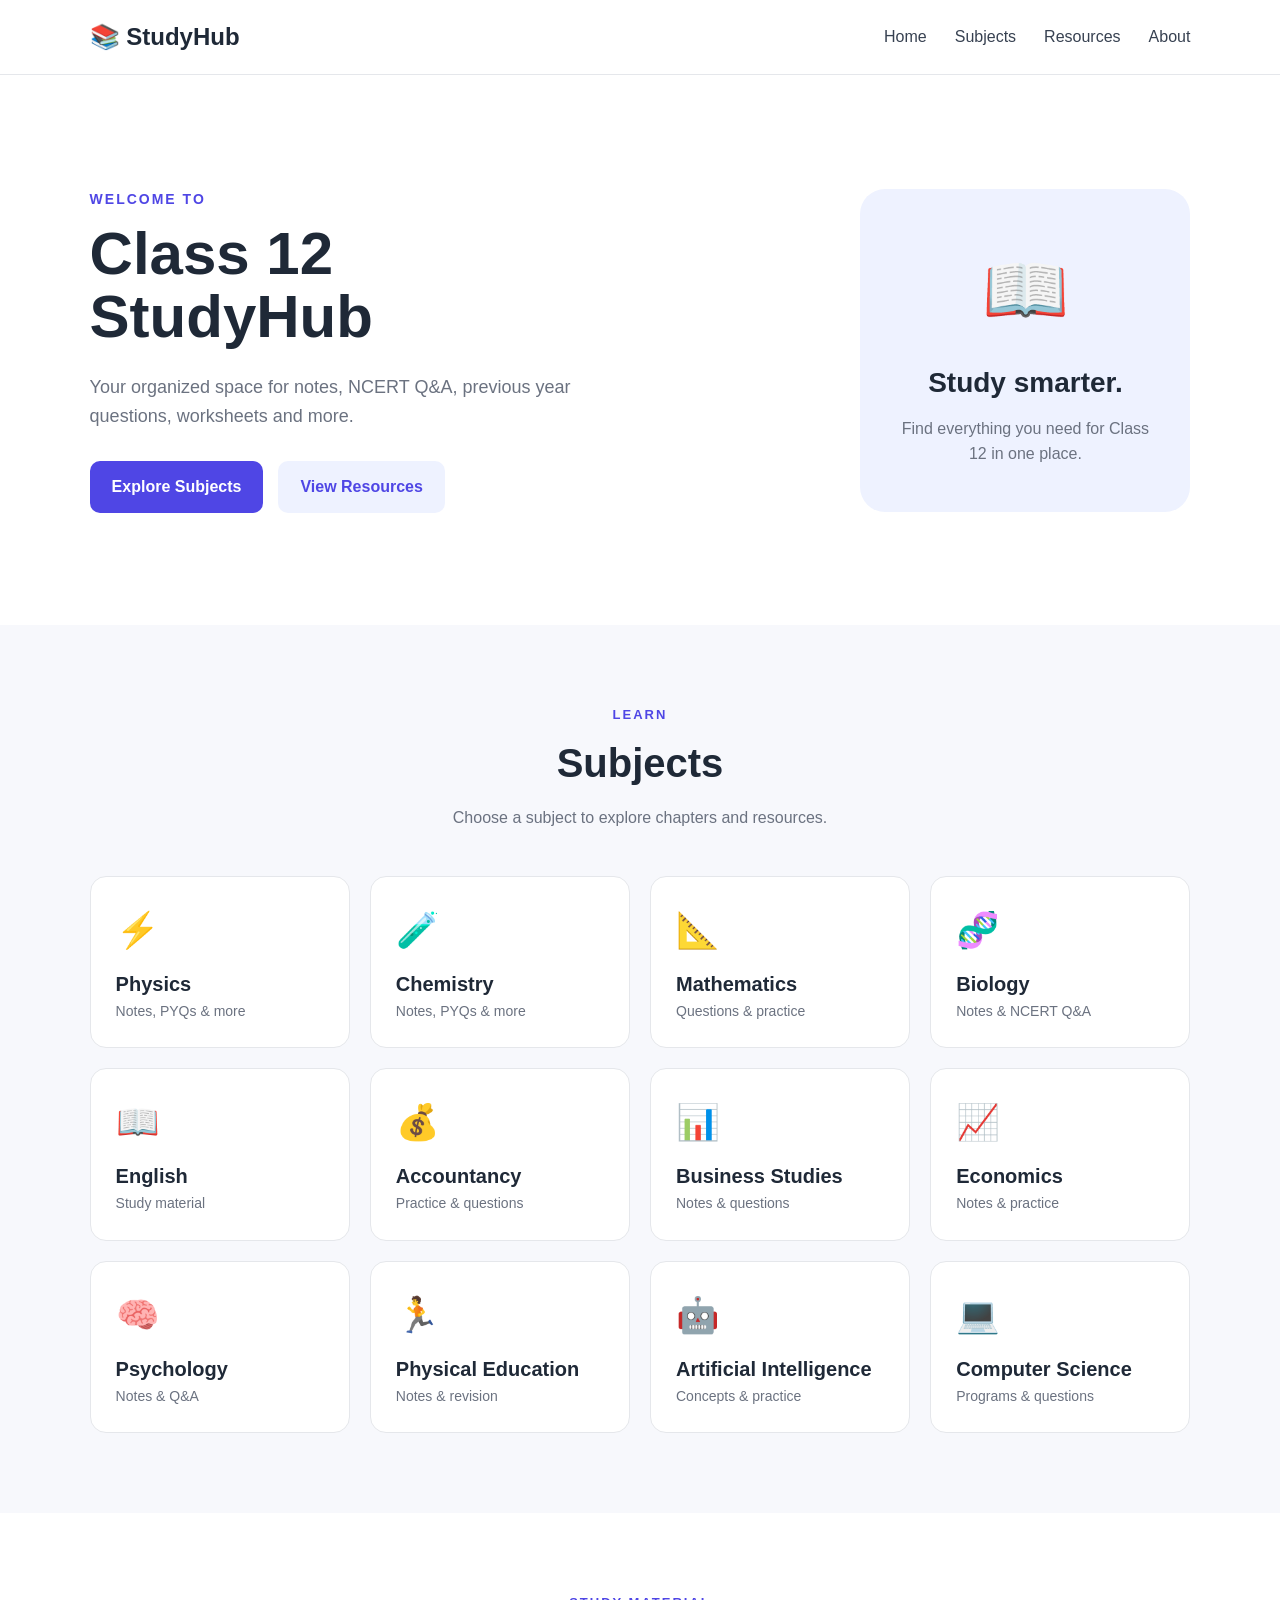
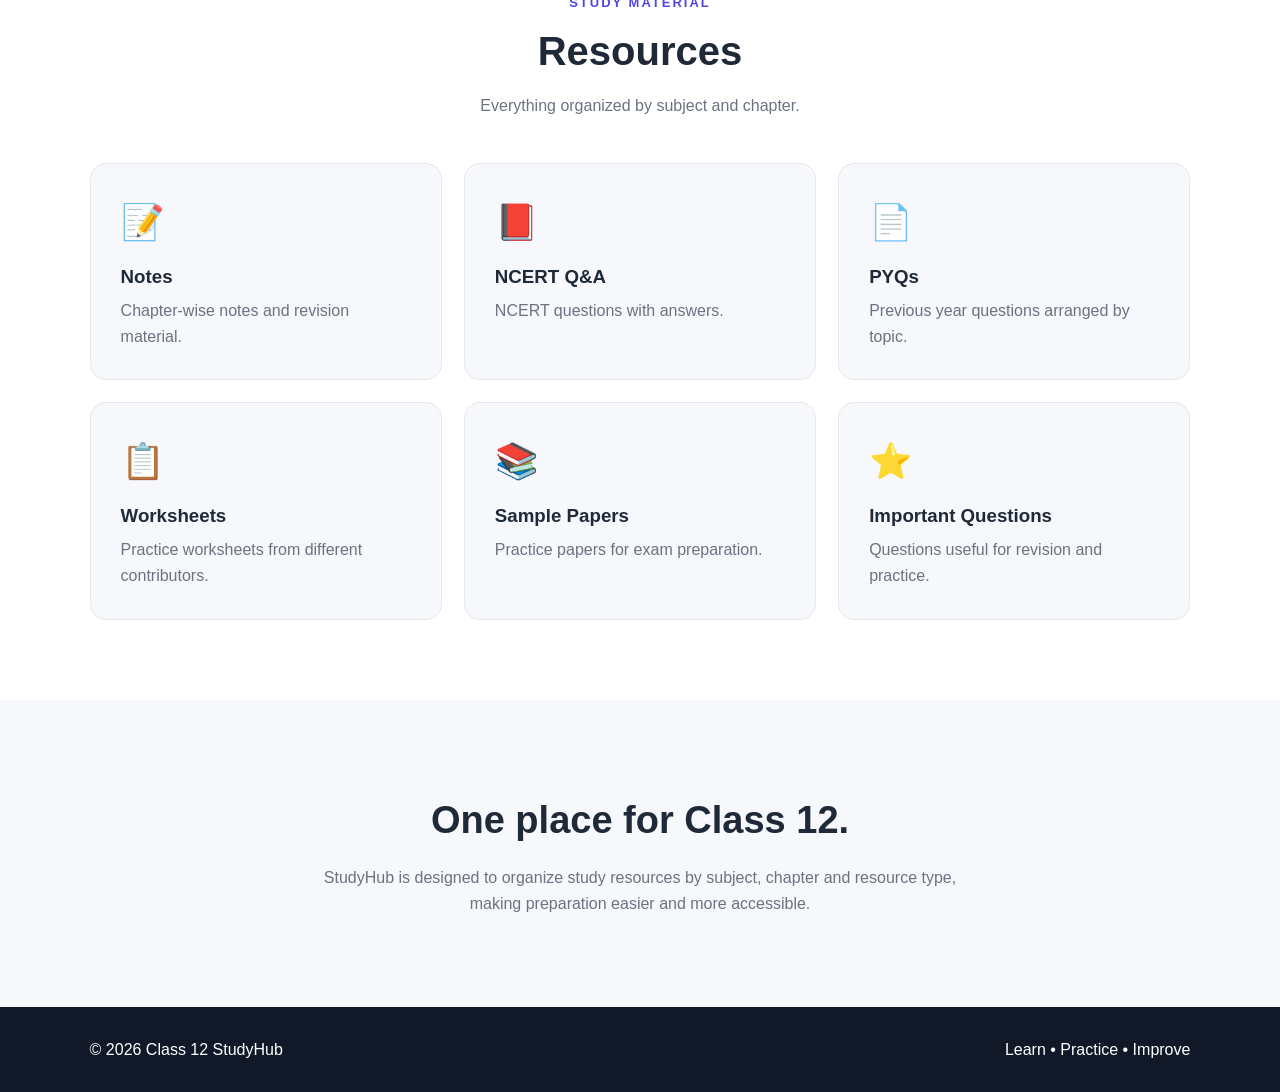
<file: StudyHub/index.html>
<!DOCTYPE html>
<html lang="en">
<head>
    <meta charset="UTF-8">
    <meta name="viewport" content="width=device-width, initial-scale=1.0">
    <title>Class 12 StudyHub</title>

    <link rel="stylesheet" href="style.css">
</head>

<body>

    <!-- HEADER -->
    <header>
        <div class="logo">
            📚 StudyHub
        </div>

        <nav>
            <a href="index.html">Home</a>
            <a href="#subjects">Subjects</a>
            <a href="#resources">Resources</a>
            <a href="#about">About</a>
        </nav>
    </header>


    <!-- HERO SECTION -->
    <main>

        <section class="hero">
            <div class="hero-text">
                <p class="welcome">WELCOME TO</p>

                <h1>Class 12<br>StudyHub</h1>

                <p>
                    Your organized space for notes, NCERT Q&A,
                    previous year questions, worksheets and more.
                </p>

                <div class="hero-buttons">
                    <a href="#subjects" class="btn">Explore Subjects</a>
                    <a href="#resources" class="btn secondary">
                        View Resources
                    </a>
                </div>
            </div>

            <div class="hero-card">
                <div class="book-icon">📖</div>
                <h2>Study smarter.</h2>
                <p>
                    Find everything you need for Class 12
                    in one place.
                </p>
            </div>
        </section>


        <!-- SUBJECTS -->
        <section id="subjects" class="section">

            <div class="section-heading">
                <p>LEARN</p>
                <h2>Subjects</h2>
                <span>
                    Choose a subject to explore chapters and resources.
                </span>
            </div>


            <div class="subjects-grid">

                <a href="pages/subject.html?subject=physics"
                   class="subject-card">
                    <span>⚡</span>
                    <h3>Physics</h3>
                    <p>Notes, PYQs & more</p>
                </a>

                <a href="pages/subject.html?subject=chemistry"
                   class="subject-card">
                    <span>🧪</span>
                    <h3>Chemistry</h3>
                    <p>Notes, PYQs & more</p>
                </a>

                <a href="pages/subject.html?subject=maths"
                   class="subject-card">
                    <span>📐</span>
                    <h3>Mathematics</h3>
                    <p>Questions & practice</p>
                </a>

                <a href="pages/subject.html?subject=biology"
                   class="subject-card">
                    <span>🧬</span>
                    <h3>Biology</h3>
                    <p>Notes & NCERT Q&A</p>
                </a>

                <a href="pages/subject.html?subject=english"
                   class="subject-card">
                    <span>📖</span>
                    <h3>English</h3>
                    <p>Study material</p>
                </a>

                <a href="pages/subject.html?subject=accountancy"
                   class="subject-card">
                    <span>💰</span>
                    <h3>Accountancy</h3>
                    <p>Practice & questions</p>
                </a>

                <a href="pages/subject.html?subject=business-studies"
                   class="subject-card">
                    <span>📊</span>
                    <h3>Business Studies</h3>
                    <p>Notes & questions</p>
                </a>

                <a href="pages/subject.html?subject=economics"
                   class="subject-card">
                    <span>📈</span>
                    <h3>Economics</h3>
                    <p>Notes & practice</p>
                </a>

                <a href="pages/subject.html?subject=psychology"
                   class="subject-card">
                    <span>🧠</span>
                    <h3>Psychology</h3>
                    <p>Notes & Q&A</p>
                </a>

                <a href="pages/subject.html?subject=physical-education"
                   class="subject-card">
                    <span>🏃</span>
                    <h3>Physical Education</h3>
                    <p>Notes & revision</p>
                </a>

                <a href="pages/subject.html?subject=ai"
                   class="subject-card">
                    <span>🤖</span>
                    <h3>Artificial Intelligence</h3>
                    <p>Concepts & practice</p>
                </a>

                <a href="pages/subject.html?subject=computer-science"
                   class="subject-card">
                    <span>💻</span>
                    <h3>Computer Science</h3>
                    <p>Programs & questions</p>
                </a>

            </div>
        </section>


        <!-- RESOURCES -->
        <section id="resources" class="section resources-section">

            <div class="section-heading">
                <p>STUDY MATERIAL</p>
                <h2>Resources</h2>
                <span>
                    Everything organized by subject and chapter.
                </span>
            </div>


            <div class="resources-grid">

                <div class="resource-card">
                    <span>📝</span>
                    <h3>Notes</h3>
                    <p>Chapter-wise notes and revision material.</p>
                </div>

                <div class="resource-card">
                    <span>📕</span>
                    <h3>NCERT Q&A</h3>
                    <p>NCERT questions with answers.</p>
                </div>

                <div class="resource-card">
                    <span>📄</span>
                    <h3>PYQs</h3>
                    <p>Previous year questions arranged by topic.</p>
                </div>

                <div class="resource-card">
                    <span>📋</span>
                    <h3>Worksheets</h3>
                    <p>Practice worksheets from different contributors.</p>
                </div>

                <div class="resource-card">
                    <span>📚</span>
                    <h3>Sample Papers</h3>
                    <p>Practice papers for exam preparation.</p>
                </div>

                <div class="resource-card">
                    <span>⭐</span>
                    <h3>Important Questions</h3>
                    <p>Questions useful for revision and practice.</p>
                </div>

            </div>
        </section>


        <!-- ABOUT -->
        <section id="about" class="about-section">

            <h2>One place for Class 12.</h2>

            <p>
                StudyHub is designed to organize study resources
                by subject, chapter and resource type, making
                preparation easier and more accessible.
            </p>

        </section>

    </main>


    <!-- FOOTER -->
    <footer>
        <p>© 2026 Class 12 StudyHub</p>
        <p>Learn • Practice • Improve</p>
    </footer>


    <script src="script.js"></script>

</body>
</html>
</file>
<file: StudyHub/style.css>
* {
    margin: 0;
    padding: 0;
    box-sizing: border-box;
}

html {
    scroll-behavior: smooth;
}

body {
    font-family: Arial, sans-serif;
    background: #f7f8fc;
    color: #1f2937;
    line-height: 1.6;
}

/* HEADER */

header {
    width: 100%;
    padding: 18px 7%;
    background: white;
    display: flex;
    justify-content: space-between;
    align-items: center;
    border-bottom: 1px solid #e5e7eb;
    position: sticky;
    top: 0;
    z-index: 100;
}

.logo {
    font-size: 24px;
    font-weight: bold;
}

nav {
    display: flex;
    gap: 28px;
}

nav a {
    text-decoration: none;
    color: #374151;
    font-weight: 500;
}

nav a:hover {
    color: #4f46e5;
}

/* HERO */

.hero {
    min-height: 550px;
    padding: 80px 7%;
    display: flex;
    justify-content: space-between;
    align-items: center;
    gap: 50px;
    background: white;
}

.hero-text {
    max-width: 600px;
}

.welcome {
    color: #4f46e5;
    font-size: 14px;
    font-weight: bold;
    letter-spacing: 2px;
    margin-bottom: 12px;
}

.hero h1 {
    font-size: 60px;
    line-height: 1.05;
    margin-bottom: 25px;
}

.hero-text > p:not(.welcome) {
    font-size: 18px;
    color: #6b7280;
    max-width: 520px;
}

.hero-buttons {
    margin-top: 30px;
    display: flex;
    gap: 15px;
}

.btn {
    display: inline-block;
    padding: 13px 22px;
    background: #4f46e5;
    color: white;
    text-decoration: none;
    border-radius: 10px;
    font-weight: bold;
}

.btn:hover {
    opacity: 0.9;
}

.btn.secondary {
    background: #eef2ff;
    color: #4f46e5;
}

.hero-card {
    width: 330px;
    padding: 45px 35px;
    background: #eef2ff;
    border-radius: 25px;
    text-align: center;
}

.book-icon {
    font-size: 70px;
    margin-bottom: 15px;
}

.hero-card h2 {
    font-size: 28px;
    margin-bottom: 10px;
}

.hero-card p {
    color: #6b7280;
}

/* SECTIONS */

.section {
    padding: 80px 7%;
}

.section-heading {
    text-align: center;
    margin-bottom: 45px;
}

.section-heading p {
    color: #4f46e5;
    font-size: 13px;
    font-weight: bold;
    letter-spacing: 2px;
}

.section-heading h2 {
    font-size: 40px;
    margin: 5px 0 10px;
}

.section-heading span {
    color: #6b7280;
}

/* SUBJECTS */

.subjects-grid {
    display: grid;
    grid-template-columns: repeat(4, 1fr);
    gap: 20px;
}

.subject-card {
    background: white;
    padding: 25px;
    border-radius: 16px;
    text-decoration: none;
    color: #1f2937;
    border: 1px solid #e5e7eb;
    transition: 0.2s;
}

.subject-card span {
    font-size: 35px;
}

.subject-card h3 {
    margin-top: 10px;
    font-size: 20px;
}

.subject-card p {
    color: #6b7280;
    font-size: 14px;
}

.subject-card:hover {
    transform: translateY(-5px);
    border-color: #4f46e5;
    box-shadow: 0 10px 25px rgba(0, 0, 0, 0.08);
}

/* RESOURCES */

.resources-section {
    background: white;
}

.resources-grid {
    display: grid;
    grid-template-columns: repeat(3, 1fr);
    gap: 22px;
}

.resource-card {
    padding: 30px;
    background: #f7f8fc;
    border-radius: 16px;
    border: 1px solid #e5e7eb;
}

.resource-card span {
    font-size: 35px;
}

.resource-card h3 {
    margin: 12px 0 6px;
}

.resource-card p {
    color: #6b7280;
}

/* ABOUT */

.about-section {
    padding: 90px 7%;
    text-align: center;
}

.about-section h2 {
    font-size: 38px;
    margin-bottom: 15px;
}

.about-section p {
    max-width: 650px;
    margin: auto;
    color: #6b7280;
}

/* FOOTER */

footer {
    padding: 30px 7%;
    background: #111827;
    color: white;
    display: flex;
    justify-content: space-between;
}

/* MOBILE */

@media (max-width: 900px) {

    .subjects-grid {
        grid-template-columns: repeat(2, 1fr);
    }

    .resources-grid {
        grid-template-columns: repeat(2, 1fr);
    }

    .hero {
        flex-direction: column;
        text-align: center;
    }

    .hero-text > p {
        margin-left: auto;
        margin-right: auto;
    }

    .hero-buttons {
        justify-content: center;
    }
}

@media (max-width: 600px) {

    header {
        flex-direction: column;
        gap: 12px;
    }

    nav {
        gap: 15px;
        flex-wrap: wrap;
        justify-content: center;
    }

    .hero {
        padding: 60px 5%;
    }

    .hero h1 {
        font-size: 42px;
    }

    .hero-card {
        width: 100%;
    }

    .subjects-grid,
    .resources-grid {
        grid-template-columns: 1fr;
    }

    .section {
        padding: 60px 5%;
    }

    footer {
        flex-direction: column;
        gap: 10px;
        text-align: center;
    }
}
</file>
